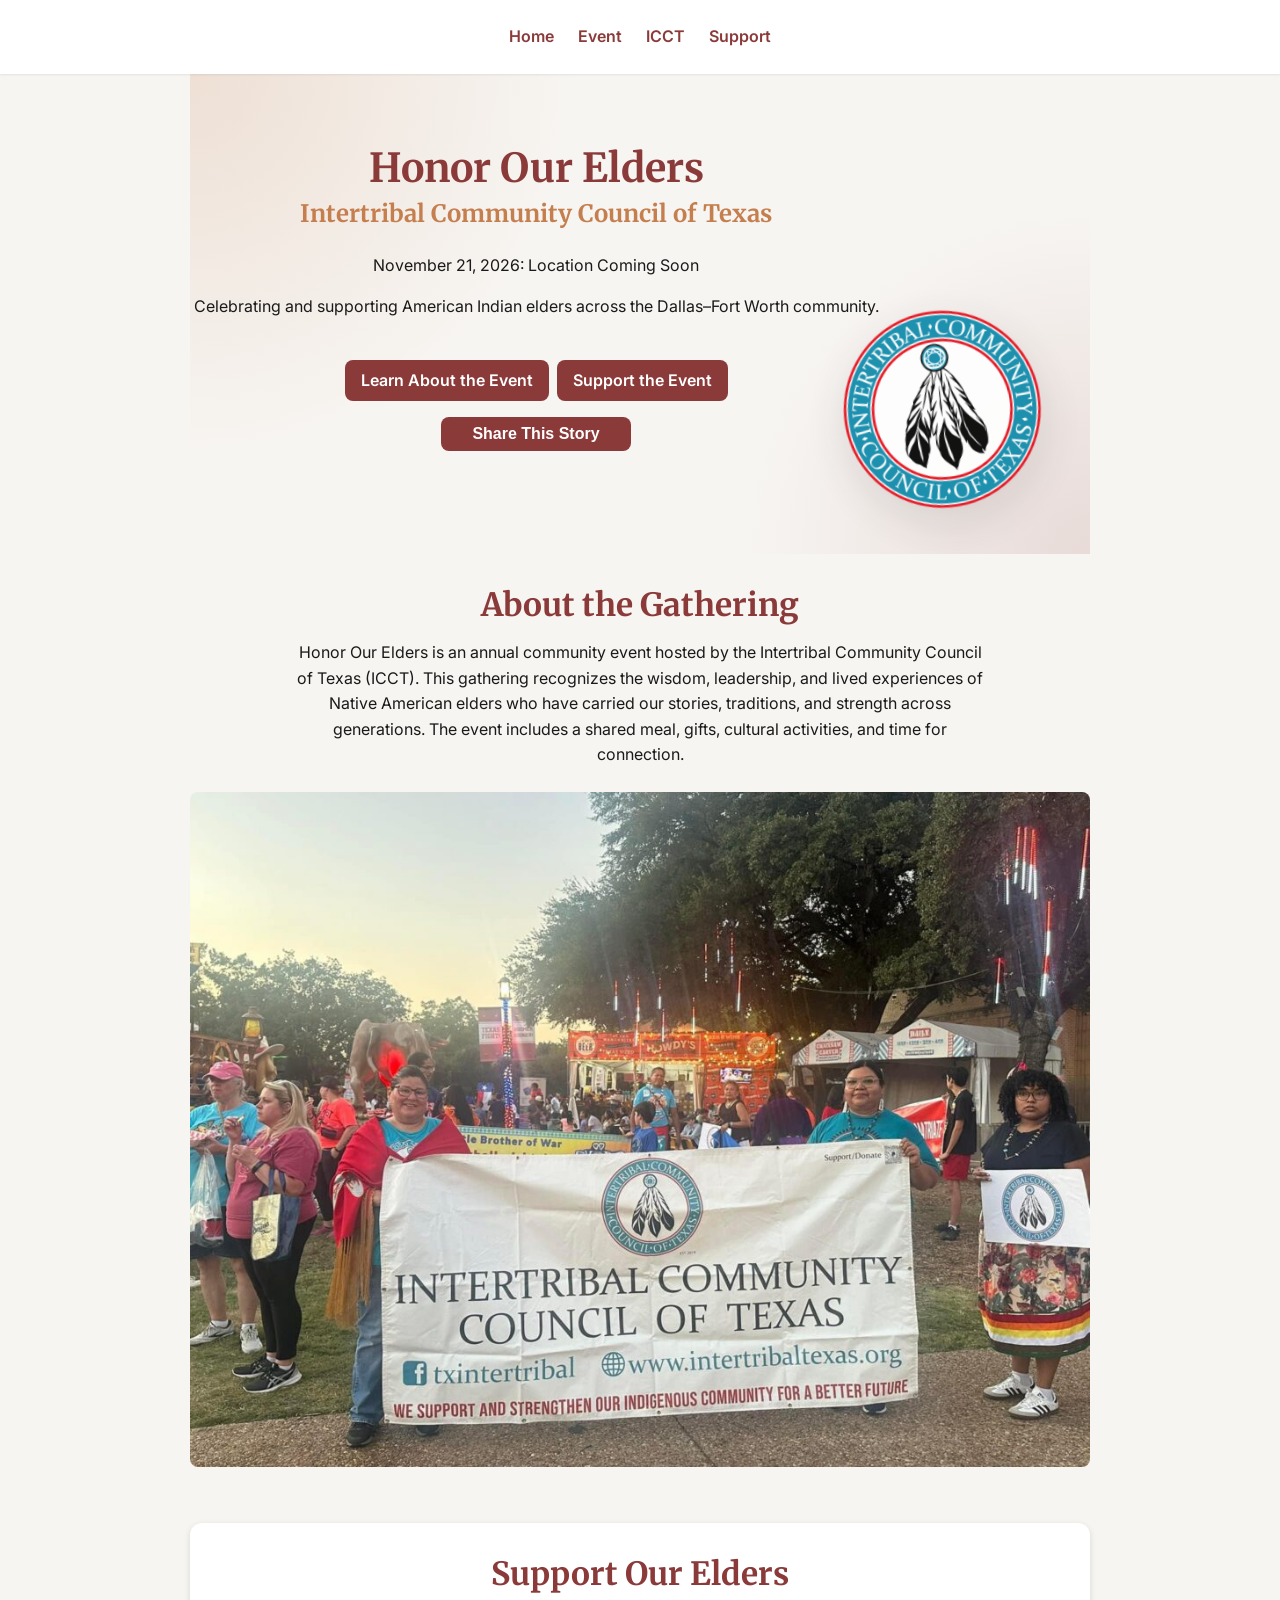
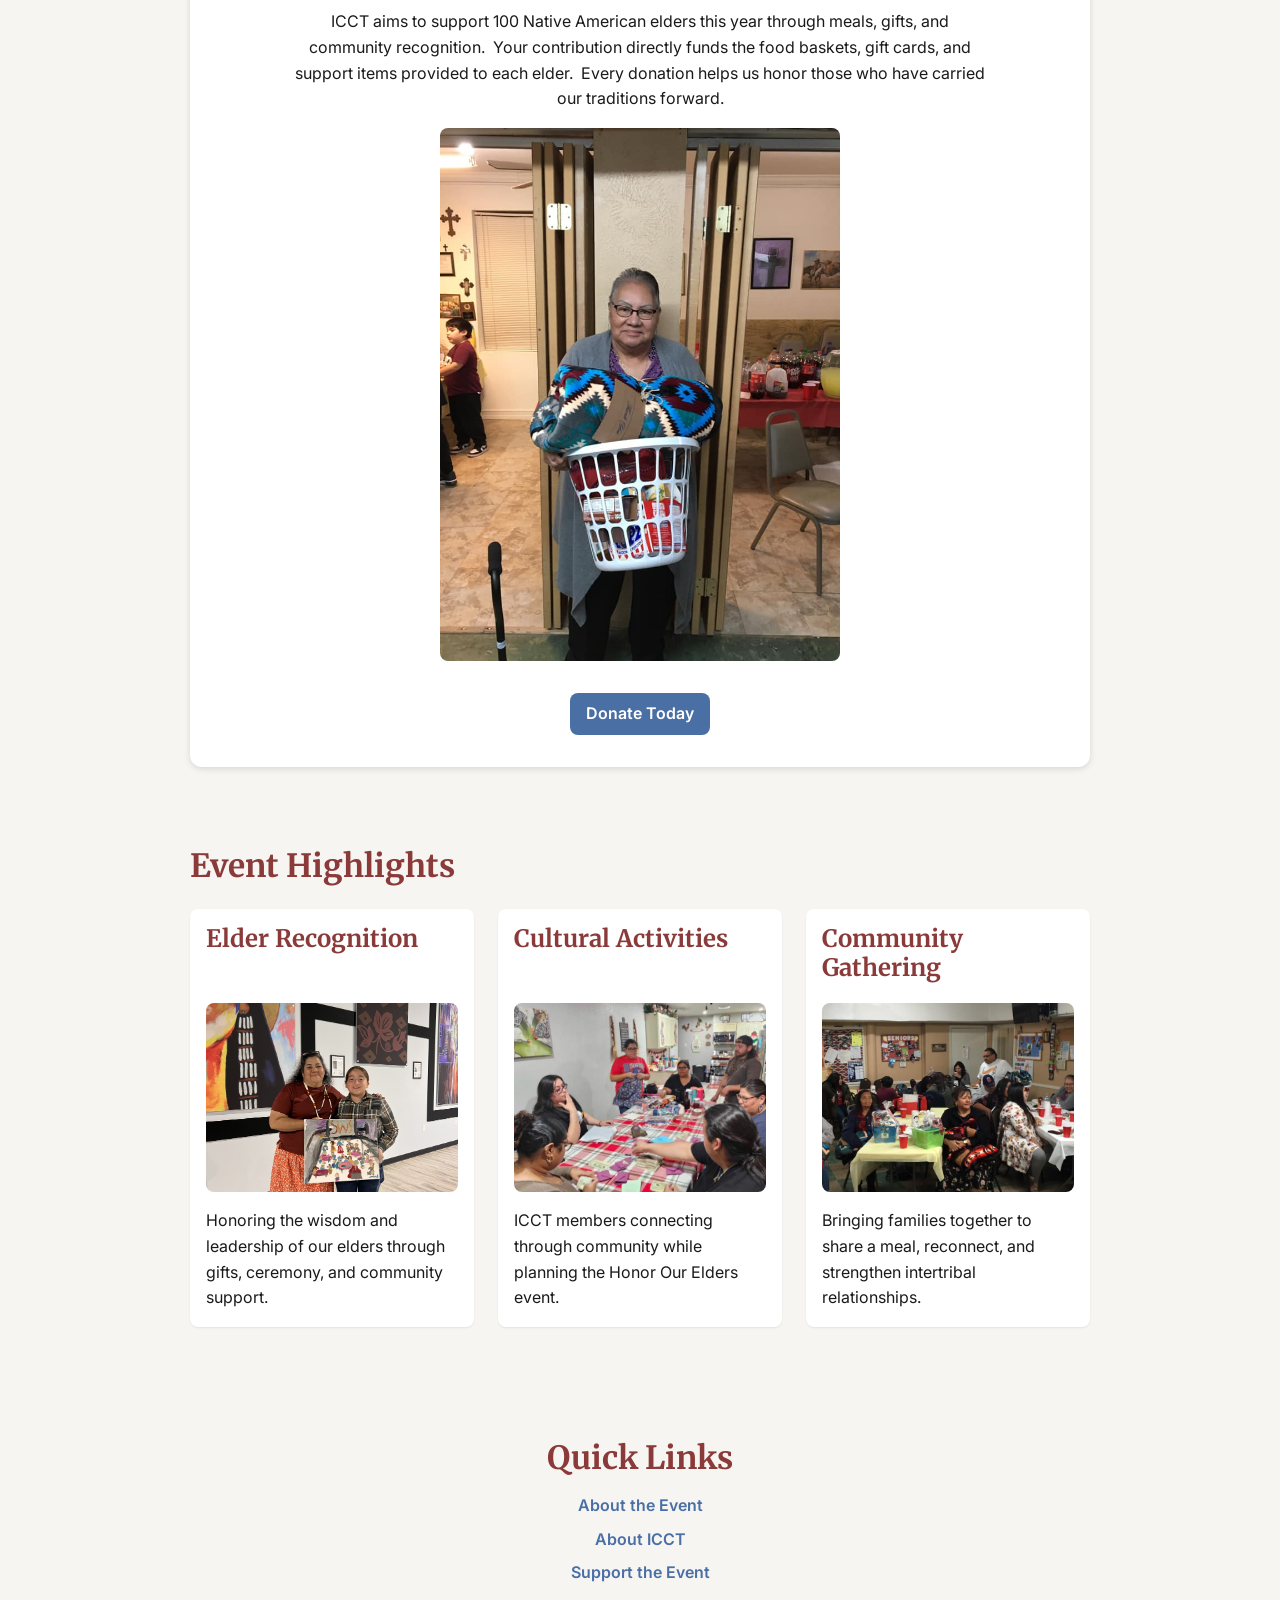
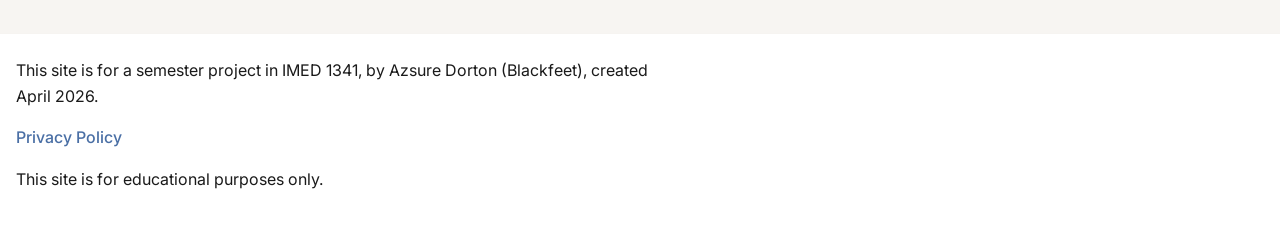
<file: index.html>
<!DOCTYPE html>
<html lang="en">
<head>
    <meta charset="UTF-8">
    <meta name="viewport" content="width=device-width, initial-scale=1.0">
    <title>Home Page</title>
    <link rel="icon" type="image/png" href="LOGO.png">
    <link rel="preconnect" href="https://fonts.googleapis.com">
    <link rel="preconnect" href="https://fonts.gstatic.com" crossorigin>
    <link href="https://fonts.googleapis.com/css2?family=Inter:wght@400;500;600;700&family=Merriweather:wght@400;700&display=swap" rel="stylesheet">
    <link rel="stylesheet" href="CSS/base.css">
    <link rel="stylesheet" href="CSS/site.css">
    <script src="JS/site.js" defer></script>
</head>
<body>
    <header>
        <nav>
            <!-- Home | Event | ICCT | Support -->
            <ul>
                <li><a href="index.html">Home</a></li>
                <li><a href="event.html">Event</a></li>
                <li><a href="about.html">ICCT</a></li>
                <li><a href="https://intertribaltexas.org/donate-to-icct/" target="_blank" rel="noopener noreferrer">Support</a></li>
            </ul>
        </nav>
    </header>
    <main>
        <section id="hero">
            <!-- event name, host, date, CTA -->
            <h1>Honor Our Elders</h1>
            <h2>Intertribal Community Council of Texas</h2>
            <p>November 21, 2026: Location Coming Soon</p>
            <p>Celebrating and supporting American Indian elders across the Dallas–Fort Worth community.</p>
            <div class="hero-ctas">
                <a href="event.html">Learn About the Event</a>
                <a href="https://intertribaltexas.org/donate-to-icct/" target="_blank" rel="noopener noreferrer">Support the Event</a>
            </div>
            <div class="share-story">
                <button type="button" id="share-story-button">Share This Story</button>
                <p id="share-story-status" class="share-status" aria-live="polite"></p>
            </div>
            <!-- hero image -->
            <img class="hero-logo" src="LOGO.png" alt="Intertribal Community Council of Texas logo.">
        </section>

        <section id="event-overview">
            <!-- short paragraph about the event -->
            <h2>About the Gathering</h2>
            <p>Honor Our Elders is an annual community event hosted by the Intertribal Community Council of Texas (ICCT). 
                This gathering recognizes the wisdom, leadership, and lived experiences of Native American elders who have 
                carried our stories, traditions, and strength across generations. The event includes a shared meal, gifts, 
                cultural activities, and time for connection. 
            </p>

            <img src="Photos/ICCT%20banner.jpeg" alt="ICCT members holding the Intertribal Community Council of Texas banner at a community event.">
            </section>                
        <section id="fundraising-highlight">
            <!-- donation CTA Block -->
            <h2>Support Our Elders</h2>
            <p>ICCT aims to support 100 Native American elders this year through meals, gifts, and community recognition. 
                 Your contribution directly funds the food baskets, gift cards, and support items provided to each elder. 
                 Every donation helps us honor those who have carried our traditions forward.</p>

            <!-- Image placeholder -->
            <img src="Photos/Elder%20gifts.jpg" alt="Presenting gifts to an American Indian elder.">
            <a id="support" href="https://intertribaltexas.org/donate-to-icct/" target="_blank" rel="noopener noreferrer">Donate Today</a>
            <!-- modal placeholder -->
            <div id="donation-modal" class="modal" hidden>
                <div class="modal-content">
                    <h3>Where Your Donation Goes</h3>
                    <p>Your contribution directly supports American Indian elders in the Dallas–Fort Worth community. 
                        Donations help provide shared meals, gift cards, food baskets, and essential items that are distributed 
                        during the Honor Our Elders gathering. Each gift ensures that elders feel valued, supported, and honored 
                        for the wisdom and leadership they have shared across generations.
                    </p>
                    <p>ICCT is a 501(c)(3) nonprofit organization, and every tax-deductible donation goes toward community programming, 
                        cultural events, and elder support services. Thank you for helping us uplift and care for the elders 
                        who continue to guide our community.
                    </p>
                </div>
            </div>
        </section>
        <section id="event-highlights">
            <!-- 3-4 cards. -->
            <h2>Event Highlights</h2>

            <div class="card-container">
                <article class="card">
                    <h3>Elder Recognition</h3>
                    <img src="Photos/Indigenous%20youth%20with%20painting%20of%20elders.jpg" alt="Indigenous youth presenting a painting of elders.">
                    <p>Honoring the wisdom and leadership of our elders through gifts, ceremony, and community support.</p>
                </article>

                <article class="card">
                    <h3>Cultural Activities</h3>
                    <img src="Photos/Planning%20the%20event.jpg" alt="ICCT community members planning Honor Our Elders event.">
                    <p>ICCT members connecting through community while planning the Honor Our Elders event.</p>
                </article>

                <article class="card">
                    <h3>Community Gathering</h3>
                    <img src="Photos/seniors.jpg" alt="American Indian elders gathered beneath a sign labeled ‘Seniors’ at an ICCT event.">
                    <p>Bringing families together to share a meal, reconnect, and strengthen intertribal relationships.</p>
                </article>

            </div>
        </section>
        <section id="quick-links">
            <!-- internal links -->
            <h2>Quick Links</h2>
            <ul>
                <li><a href="event.html">About the Event</a></li>
                <li><a href="about.html">About ICCT</a></li>
                <li><a href="https://intertribaltexas.org/donate-to-icct/" target="_blank" rel="noopener noreferrer">Support the Event</a></li>
            </ul>
        </section>
    </main>
    <footer>
        <p>This site is for a semester project in IMED 1341, by Azsure Dorton (Blackfeet), created April 2026.</p>
        <p><a href="privacy.html">Privacy Policy</a></p>
        <p>This site is for educational purposes only.</p>
    </footer>
</body>
</html>
</file>
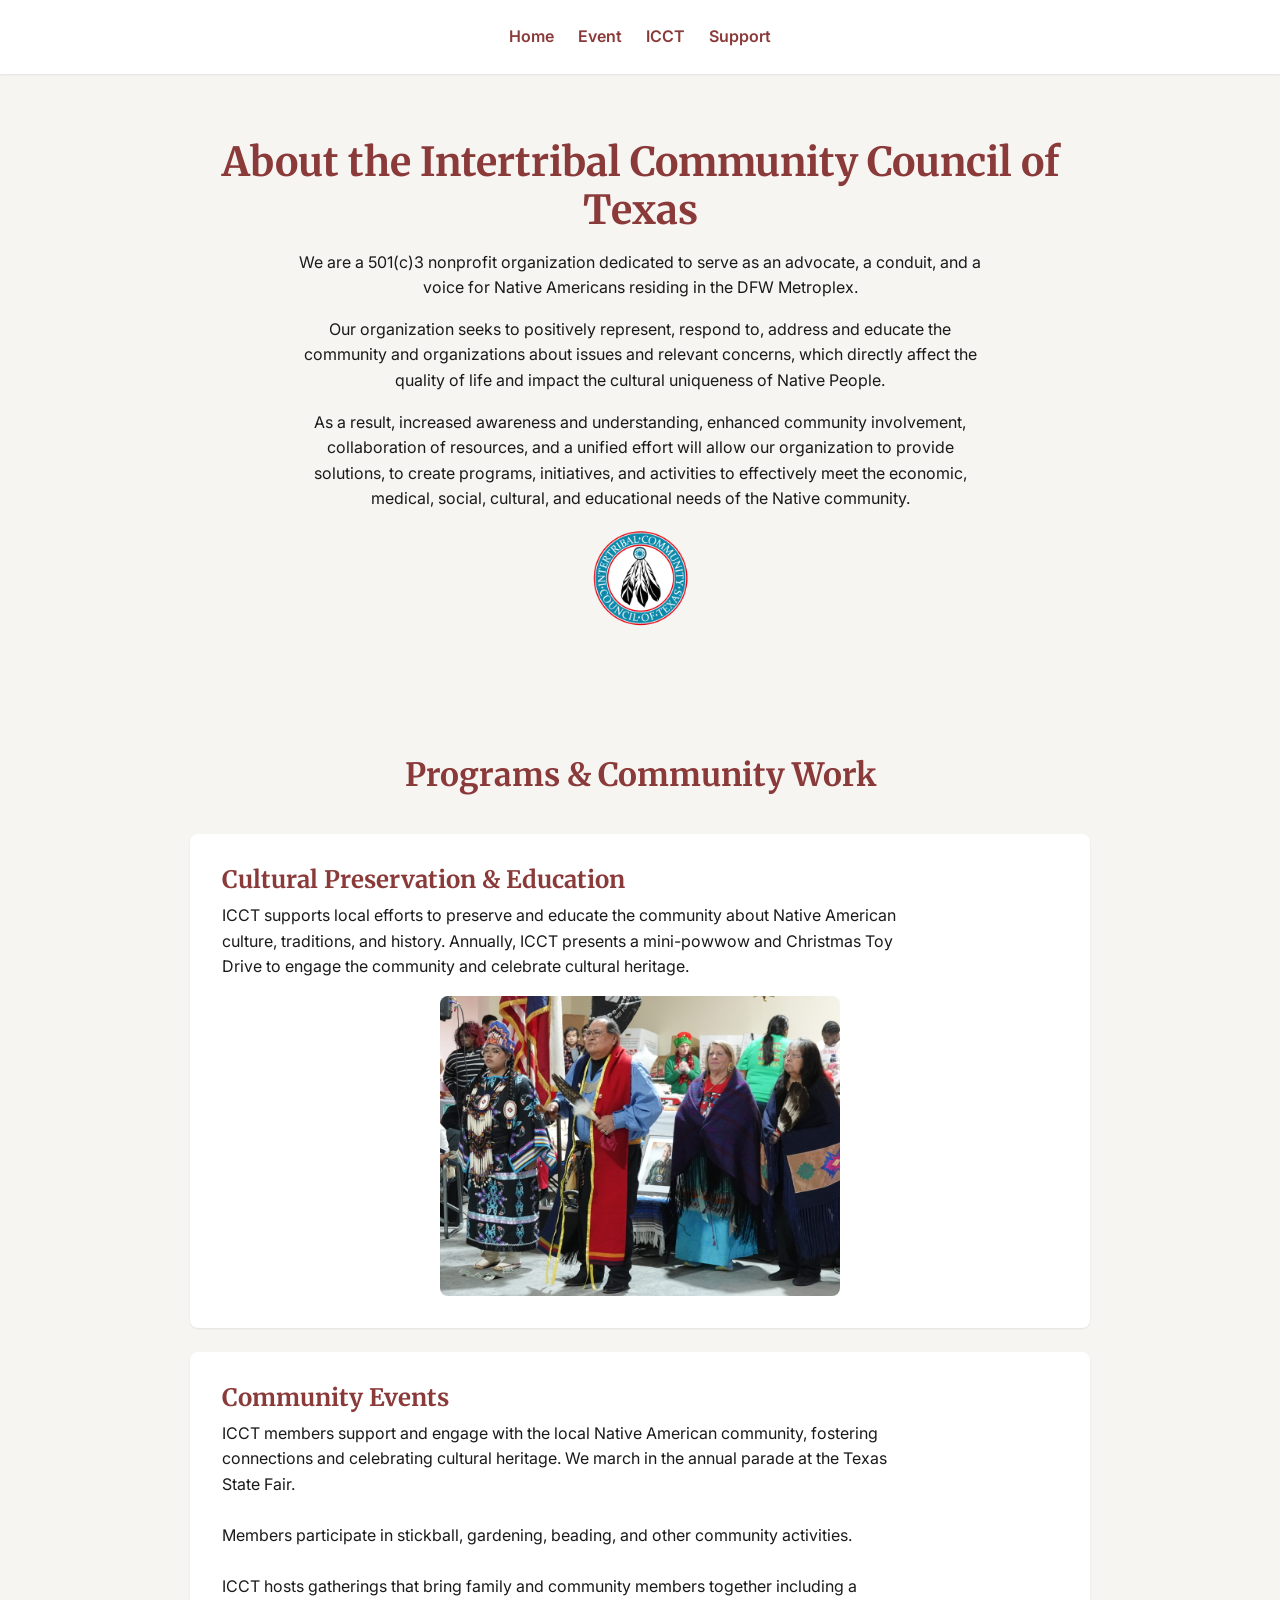
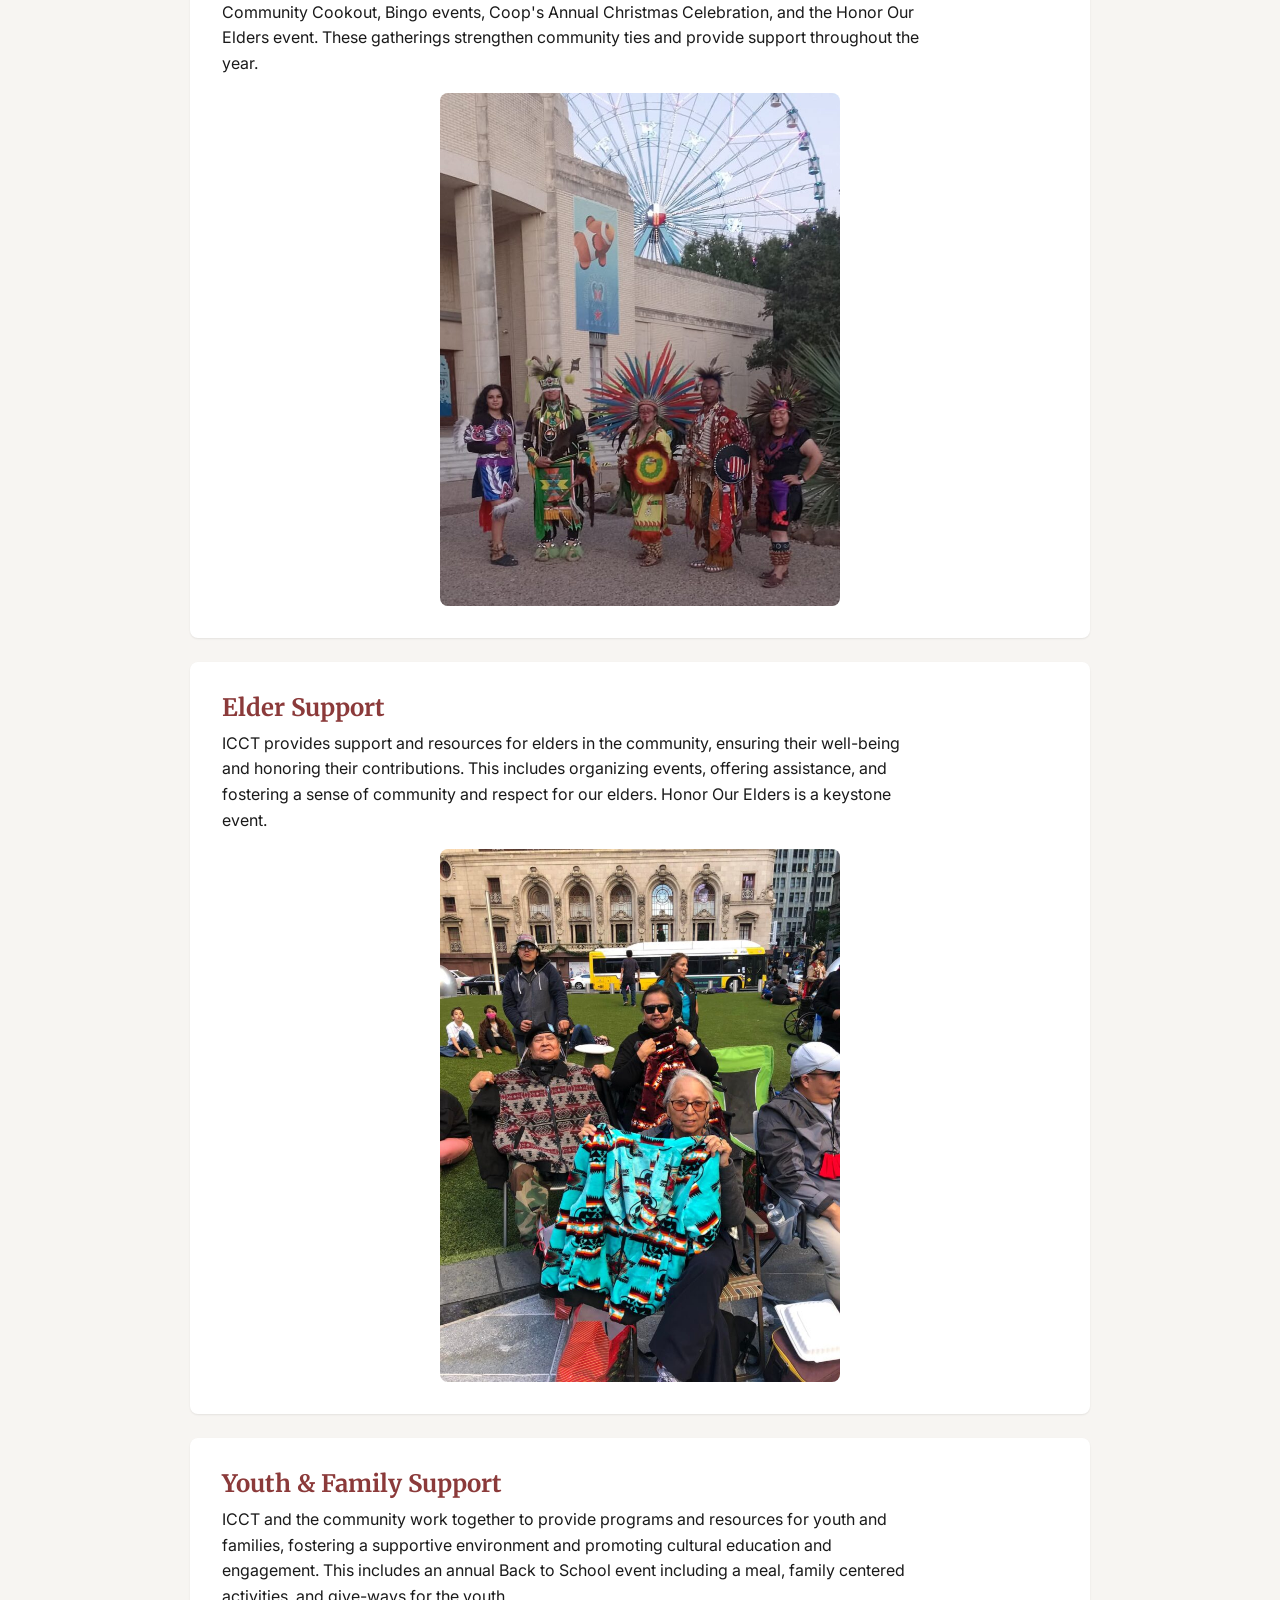
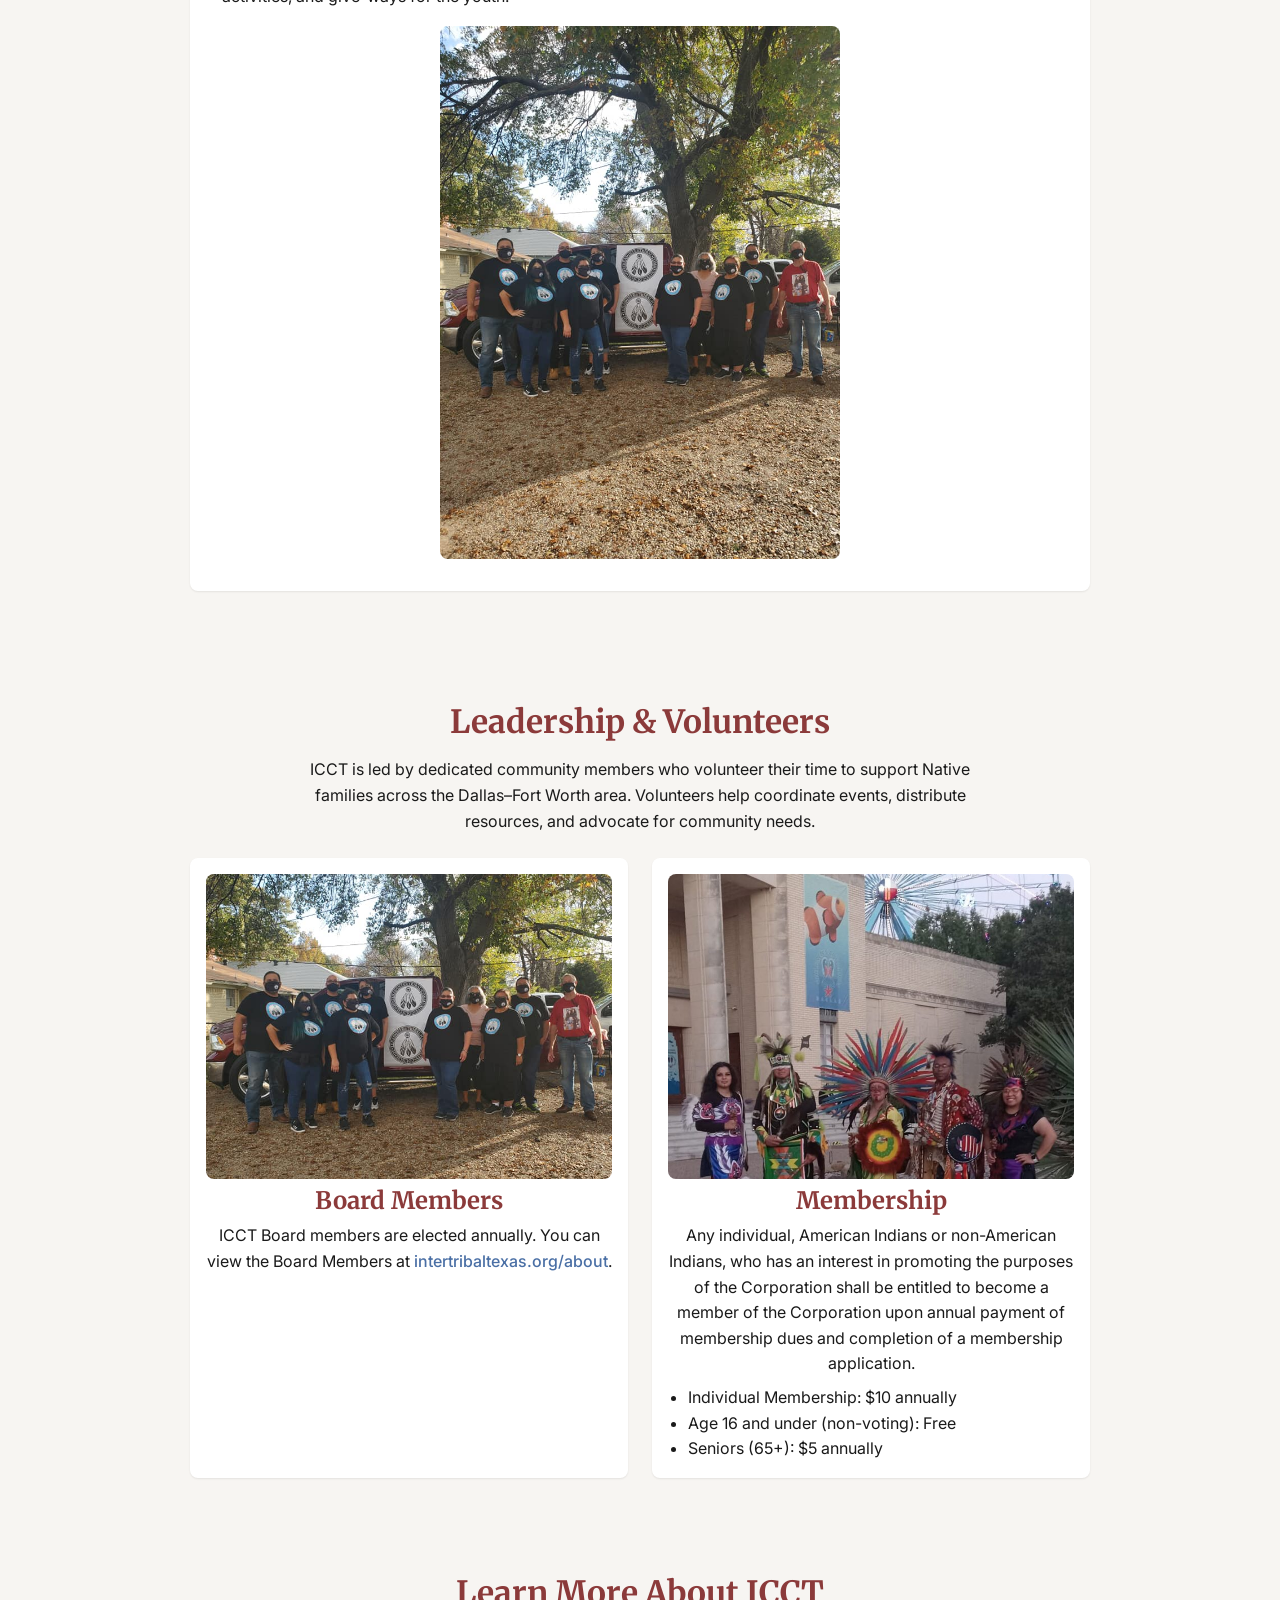
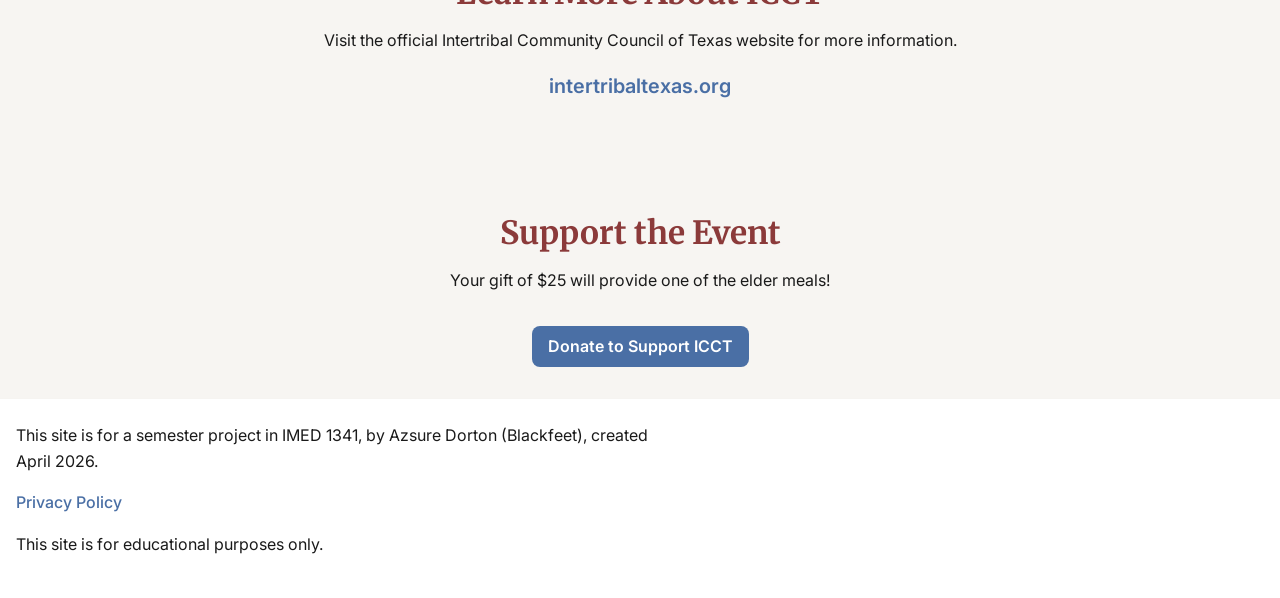
<file: about.html>
<!DOCTYPE html>
<html lang="en">
<head>
    <meta charset="UTF-8">
    <meta name="viewport" content="width=device-width, initial-scale=1.0">
    <title>About ICCT</title>
    <link rel="icon" type="image/png" href="LOGO.png">
    <link rel="preconnect" href="https://fonts.googleapis.com">
    <link rel="preconnect" href="https://fonts.gstatic.com" crossorigin>
    <link href="https://fonts.googleapis.com/css2?family=Inter:wght@400;500;600;700&family=Merriweather:wght@400;700&display=swap" rel="stylesheet">
    <link rel="stylesheet" href="CSS/base.css">
    <link rel="stylesheet" href="CSS/site.css">
</head>
<body>
    <header>
        <nav>
            <!-- Home | Event | ICCT | Support -->
            <ul>
                <li><a href="index.html">Home</a></li>
                <li><a href="event.html">Event</a></li>
                <li><a href="about.html">ICCT</a></li>
                <li><a href="https://intertribaltexas.org/donate-to-icct/" target="_blank" rel="noopener noreferrer">Support</a></li>
            </ul>
        </nav>
    </header>
    <main>
        <section id="mission" class="fade-in">
            <!-- ICCT mission statement -->
            <h1>About the Intertribal Community Council of Texas</h1>
            <p>We are a 501(c)3 nonprofit organization dedicated to serve as an advocate, a conduit, and a voice for Native Americans residing in the DFW Metroplex. <br> </p>

            <p>Our organization seeks to positively represent, respond to, address and educate the community and organizations about issues and relevant concerns, which directly affect the quality of life and impact the cultural uniqueness of Native People.<br></p>

            <p>As a result, increased awareness and understanding, enhanced community involvement, collaboration of resources, and a unified effort will allow our organization to provide solutions, to create programs, initiatives, and activities to effectively meet the economic, medical, social, cultural, and educational needs of the Native community.</p>

            <img src="LOGO.png" alt="Intertribal Community Council of Texas logo.">
        </section>

        <section id="programs" class="fade-in">
            <!-- brief history of ICCT -->
            <h2>Programs & Community Work</h2>

            <article>
                <h3>Cultural Preservation & Education</h3>
                <p>ICCT supports local efforts to preserve and educate the community about Native American culture, traditions, and history. Annually, ICCT presents a mini-powwow and Christmas Toy Drive to engage the community and celebrate cultural heritage.</p>
                <img src="Photos/powwow.jpg" alt="Powwow dancers performing in traditional regalia at a community event.">
            </article>

            <article>
                <h3>Community Events</h3>
                <p>ICCT members support and engage with the local Native American community, fostering connections and celebrating cultural heritage. We march in the annual parade at the Texas State Fair. <br><br>
                Members participate in stickball, gardening, beading, and other community activities.<br><br>
                ICCT hosts gatherings that bring family and community members together including a Community Cookout, Bingo events, Coop's Annual Christmas Celebration, and the Honor Our Elders event. These gatherings strengthen community ties and provide support throughout the year.</p>
                <img src="Photos/regalia.jpg" alt="ICCT community members wearing traditional regalia during a cultural celebration.">
            </article>

            <article>
                <h3>Elder Support</h3>
                <p>ICCT provides support and resources for elders in the community, ensuring their well-being and honoring their contributions. This includes organizing events, offering assistance, and fostering a sense of community and respect for our elders. Honor Our Elders is a keystone event.</p>
                <img src="Photos/blankers.jpg" alt="ICCT volunteer presenting gifts to an American Indian elder.">
            </article>

            <article>
                <h3>Youth & Family Support</h3>
                <p>ICCT and the community work together to provide programs and resources for youth and families, fostering a supportive environment and promoting cultural education and engagement. This includes an annual Back to School event including a meal, family centered activities, and give-ways for the youth.</p>
                <img src="Photos/volutneers.jpg" alt="ICCT members holding the Intertribal Community Council of Texas banner at a community event.">
            </article>

        </section>
        <section id="leadership" class="fade-in">
            <!-- ICCT leadership -->
            <h2>Leadership & Volunteers</h2>
            <p>ICCT is led by dedicated community members who volunteer their time to support Native families across the Dallas–Fort Worth area. Volunteers help coordinate events, distribute resources, and advocate for community needs.</p>

            <div class="card-container">

                <article class="card">
                    <img src="Photos/volutneers.jpg" alt="ICCT volunteers wearing matching shirts while assisting at a community event.">
                    <h3>Board Members</h3>
                    <p>ICCT Board members are elected annually. You can view the Board Members at <a href="https://intertribaltexas.org/about/" target="_blank" rel="noopener noreferrer">intertribaltexas.org/about</a>.</p> 
                </article>

                <article class="card">
                    <img src="Photos/regalia.jpg" alt="ICCT community members wearing traditional regalia during a cultural celebration.">
                    <h3>Membership</h3>
                    <p>Any individual, American Indians or non-American Indians, who has an interest in promoting the purposes of the Corporation shall be entitled to become a member of the Corporation upon annual payment of membership dues and completion of a membership application. <br>  </p>
                    <ul>
                        <li>Individual Membership: $10 annually</li>
                        <li>Age 16 and under (non-voting): Free</li>
                        <li>Seniors (65+): $5 annually</li>
                    </ul>
              
                </article>

            </div>
        </section>

        <section id="external-link" class="fade-in">
            <!-- link to intertribaltexas.org -->
            <h2>Learn More About ICCT</h2>
            <p>Visit the official Intertribal Community Council of Texas website for more information.</p>
            <a href="https://intertribaltexas.org/" target="_blank" rel="noopener noreferrer">intertribaltexas.org</a>
        </section>

        <section id="support-cta" class="fade-in">
            <!-- donation reminder -->
            <h2>Support the Event</h2>
            <p>Your gift of $25 will provide one of the elder meals!</p>
            <a href="https://intertribaltexas.org/donate-to-icct/" target="_blank" rel="noopener noreferrer">Donate to Support ICCT</a>
        </section>
        
    </main>
    <footer>
        <p>This site is for a semester project in IMED 1341, by Azsure Dorton (Blackfeet), created April 2026.</p>
        <p><a href="privacy.html">Privacy Policy</a></p>
        <p>This site is for educational purposes only.</p>
    </footer>
</body>
</html>
</file>
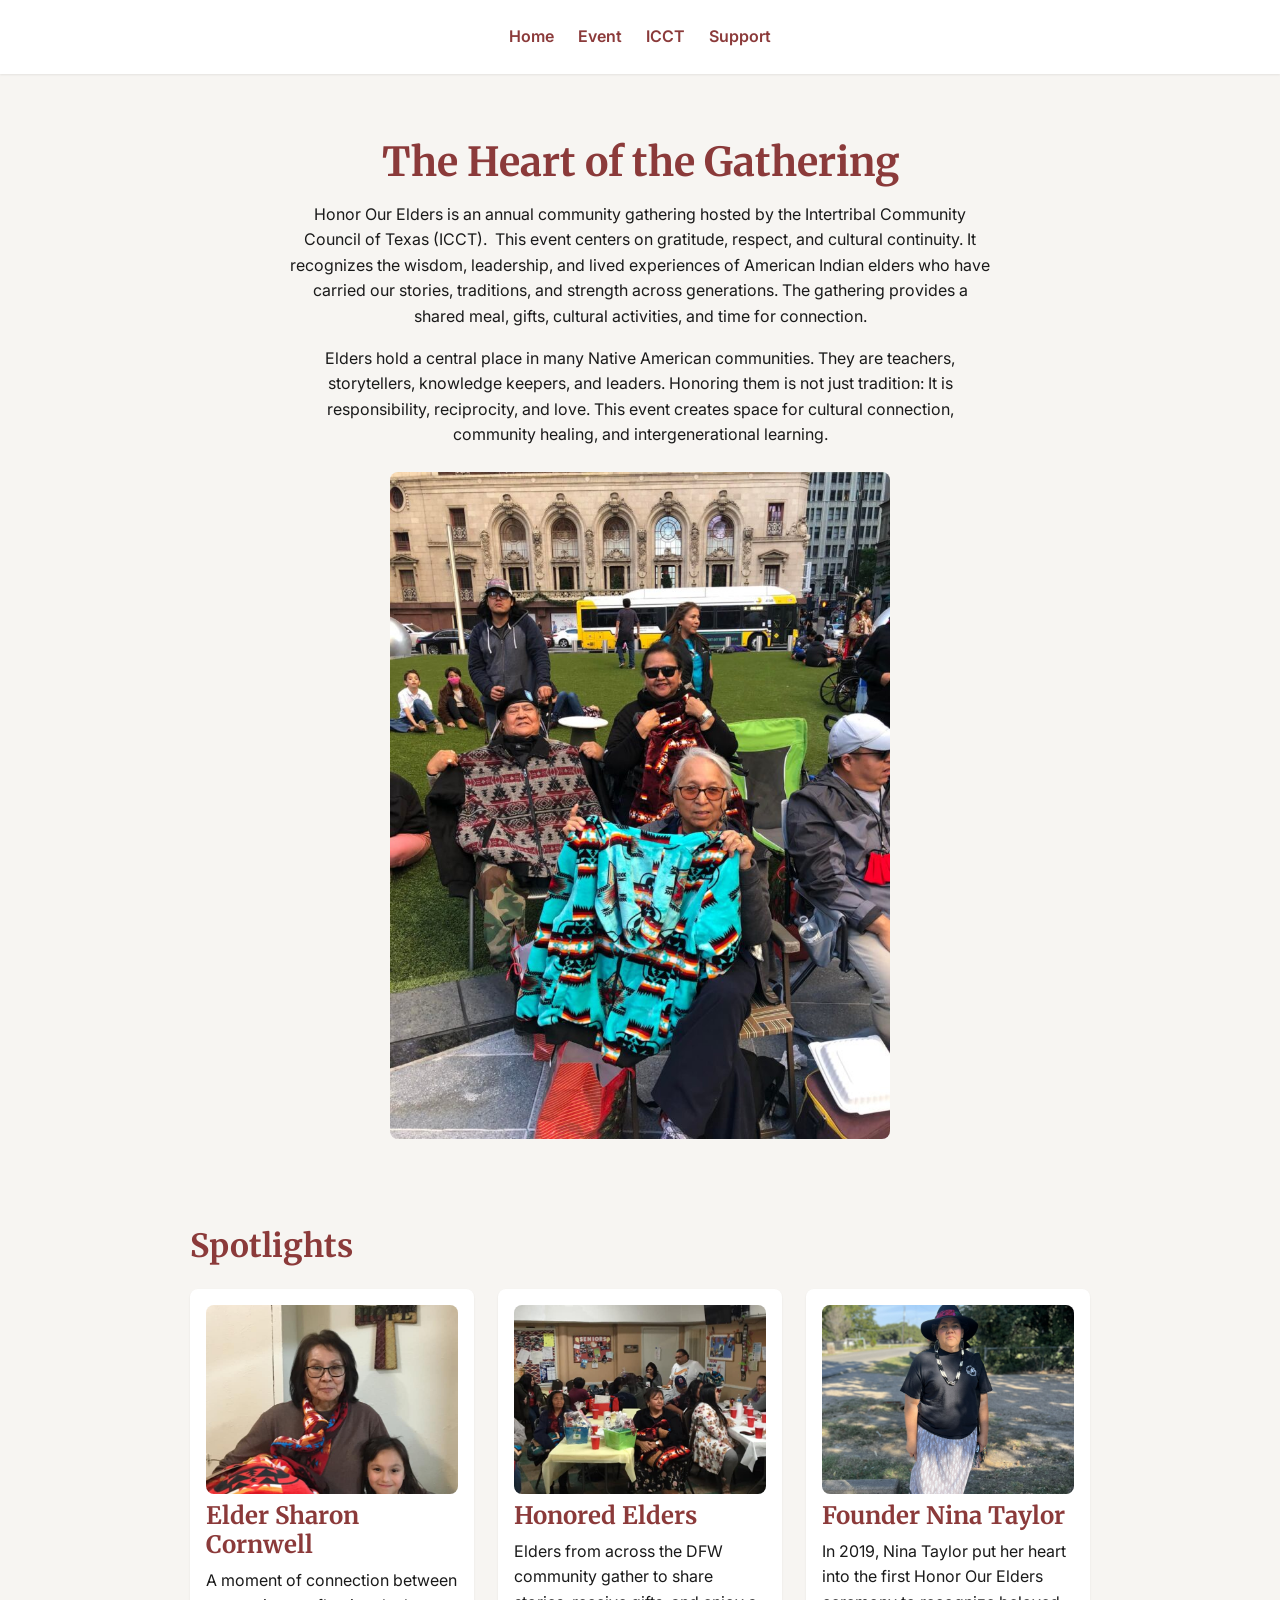
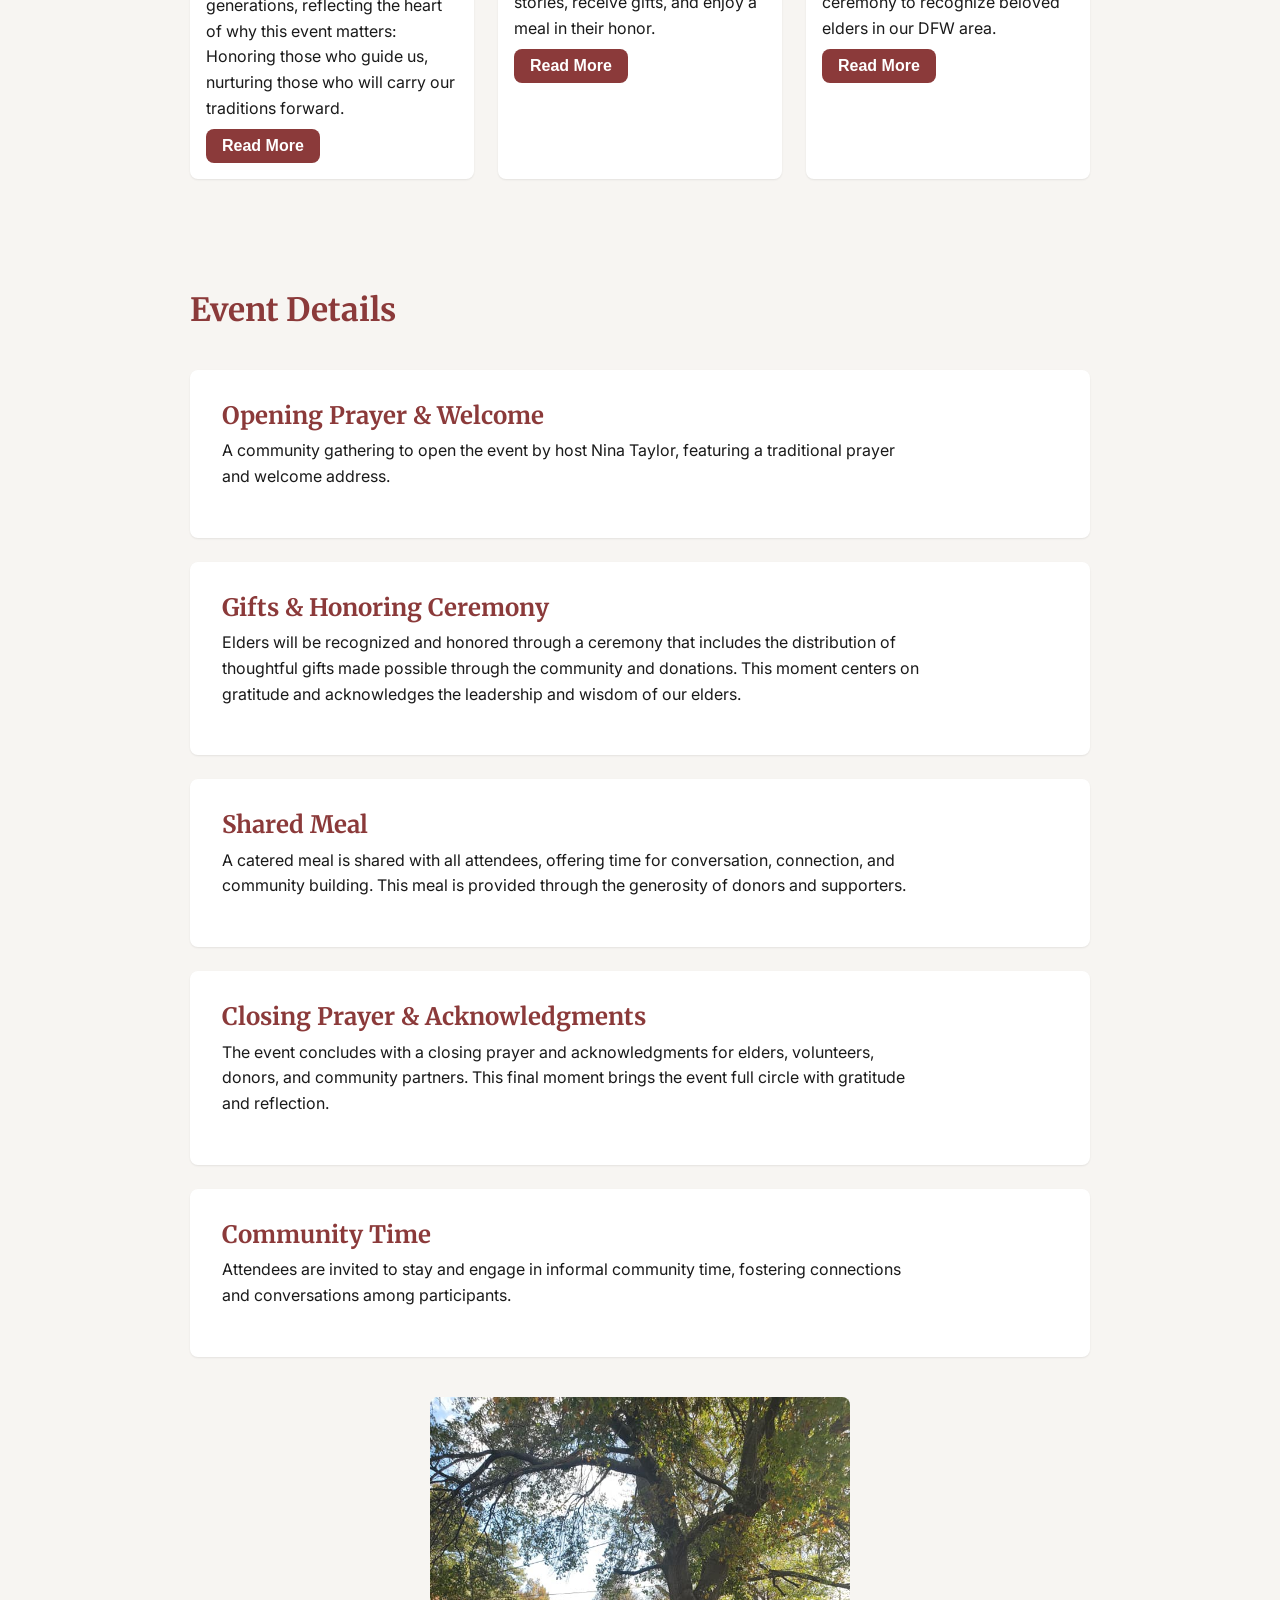
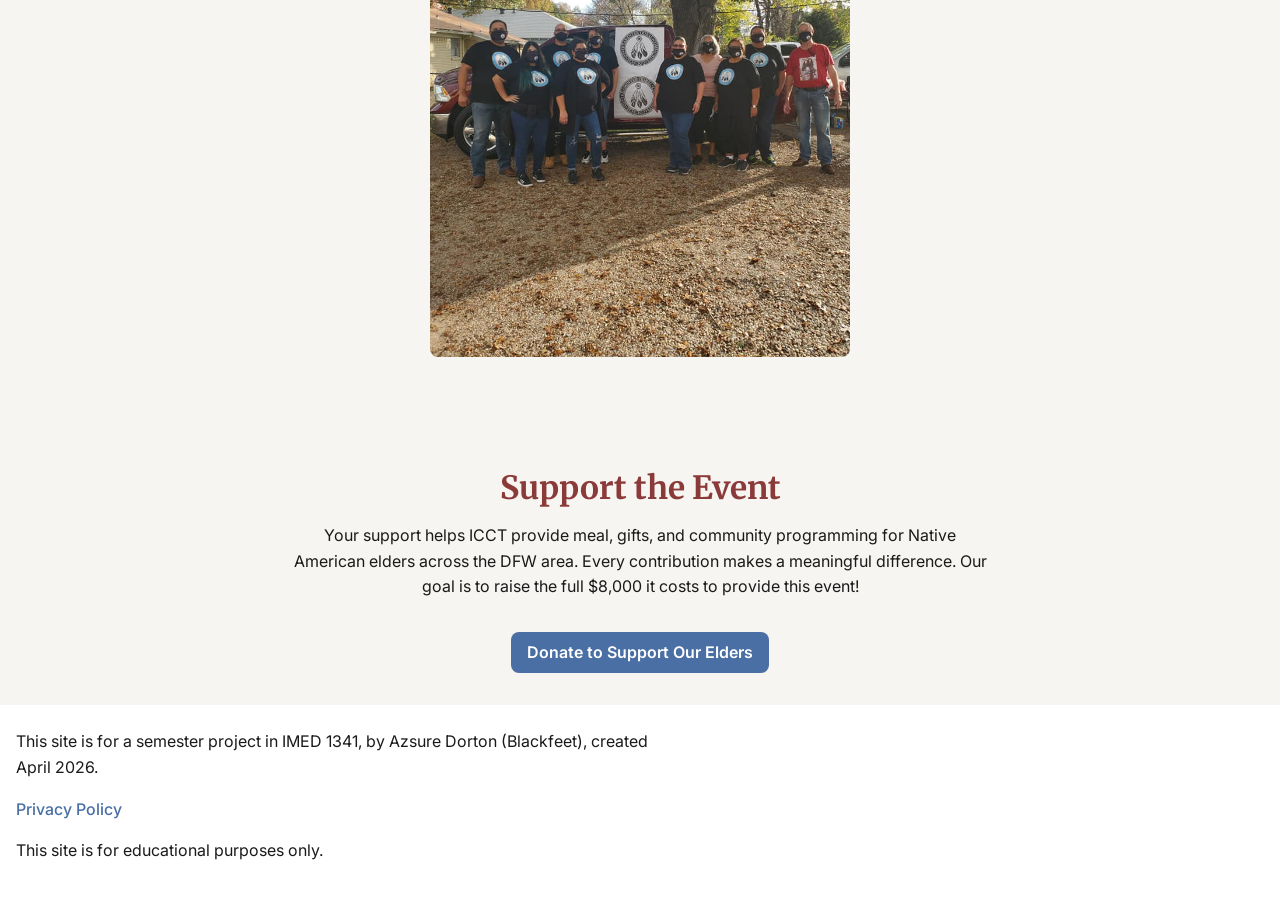
<file: event.html>
<!DOCTYPE html>
<html lang="en">
<head>
    <meta charset="UTF-8">
    <meta name="viewport" content="width=device-width, initial-scale=1.0">
    <title>Event Page | The Heart of the Gathering</title>
    <link rel="icon" type="image/png" href="LOGO.png">
    <link rel="preconnect" href="https://fonts.googleapis.com">
    <link rel="preconnect" href="https://fonts.gstatic.com" crossorigin>
    <link href="https://fonts.googleapis.com/css2?family=Inter:wght@400;500;600;700&family=Merriweather:wght@400;700&display=swap" rel="stylesheet">
    <link rel="stylesheet" href="CSS/base.css">
    <link rel="stylesheet" href="CSS/site.css">
    <script src="JS/site.js" defer></script>
</head>
<body>
    <header>
        <nav>
            <!-- Home | Event | ICCT | Support -->
            <ul>
                <li><a href="index.html">Home</a></li>
                <li><a href="event.html">Event</a></li>
                <li><a href="about.html">ICCT</a></li>
                <li><a href="https://intertribaltexas.org/donate-to-icct/" target="_blank" rel="noopener noreferrer">Support</a></li>
            </ul>
        </nav>
    </header>
    <main>
        <section id="event-story" class="fade-in">
            <!-- cultural significance of the event -->
            <h1>The Heart of the Gathering</h1>
            <p>Honor Our Elders is an annual community gathering hosted by the Intertribal Community Council of Texas (ICCT). 
                 This event centers on gratitude, respect, and cultural continuity. It recognizes the wisdom, leadership, and lived experiences of American Indian elders who have carried our stories, traditions, and strength across generations. The gathering provides a shared meal, gifts, cultural activities, and time for connection.</p>
            <p> Elders hold a central place in many Native American communities. They are teachers, storytellers, knowledge keepers, and leaders. Honoring them is not just tradition: It is responsibility, reciprocity, and love. This event creates space for cultural connection, community healing, and intergenerational learning.</p>

            <img src="Photos/blankers.jpg" alt="American Indian elders wrapped in blankets during an ICCT community event.">
            
        </section>

        <section id="elder-spotlight" class="fade-in">
            <!-- 2-4 cards -->
            <h2>Spotlights</h2>

            <div class="card-container">

                <article class="card">
                    <img src="Photos/elder.jpg" alt="American Indian elder wrapped in blanket during ICCT community event.">
                    <h3>Elder Sharon Cornwell</h3>
                    <p>A moment of connection between generations, reflecting the heart of why this event matters: Honoring those who guide us, nurturing those who will carry our traditions forward. </p>
                    <!-- modal trigger -->
                    <button type="button" data-modal-target="elder-modal-sharon">Read More</button>
                </article>
                <!-- Modal Placeholder -->
                <article class="card">
                    <img src="Photos/seniors.jpg" alt="American Indian elders gathered beneath a sign labeled ‘Seniors’ at an ICCT event.">
                    <h3>Honored Elders</h3>
                    <p>Elders from across the DFW community gather to share stories, receive gifts, and enjoy a meal in their honor.</p>
                    <button type="button" data-modal-target="elder-modal-honored">Read More</button>
                </article>

                <article class="card">
                    <img src="Photos/Nina%20Taylor.jpg" alt="Photo of founder Nina Taylor.">
                    <h3>Founder Nina Taylor</h3>
                    <p>In 2019, Nina Taylor put her heart into the first Honor Our Elders ceremony to recognize beloved elders in our DFW area.</p>
                    <!--modal trigger -->
                    <button type="button" data-modal-target="founder-modal-nina">Read More</button>
                </article>
                <!-- Modal Placeholder -->
            </div>
            <div id="elder-modal-sharon" class="modal" hidden>
                <div class="modal-content">
                    <button type="button" class="modal-close" data-modal-close aria-label="Close modal">&times;</button>
                    <h3>Elder Sharon Cornwell</h3>
                    <p>A grandmother shares guidance and stories with her grandchild. Elders remind us where we came from, and children remind us where we are going. Many Native American traditions teach us to honor seven generations before us and consider the impact of our actions on the seven generations yet to come. This is a simple way to connect to those traditions.</p>
                </div>
            </div>
            <!-- Modal Placeholder -->
            <div id="elder-modal-honored" class="modal" hidden>
                <div class="modal-content">
                    <button type="button" class="modal-close" data-modal-close aria-label="Close modal">&times;</button>
                    <h3>Honored Elders</h3>
                    <p>These elders represent the strength and resilience of the Native American community in the DFW area. Many have preserved culture, support families, and uplift those around them. Honoring them through gifts, meals, and community recognition is a way of expressing gratitude for their leadership and paths they have paved for future generations.</p>
                </div>    
            </div>
            <div id="founder-modal-nina" class="modal" hidden>
                <div class="modal-content">
                    <button type="button" class="modal-close" data-modal-close aria-label="Close modal">&times;</button>
                    <h3>Founder Nina Taylor</h3>
                    <p>Nina is also one of the founding members of ICCT. Her work has become a legacy for Native and Indigenous community members to continue the tradition.</p>
                </div>
            </div>
          
        </section>

        <section id="event-details" class="fade-in">
            <h2>Event Details</h2>

            <article>
                <h3>Opening Prayer & Welcome</h3>
                <p>A community gathering to open the event by host Nina Taylor, featuring a traditional prayer and welcome address.</p>
            </article>

            <article>
                <h3>Gifts & Honoring Ceremony</h3>
                <p>Elders will be recognized and honored through a ceremony that includes the distribution of thoughtful gifts made possible through the community and donations. This moment centers on gratitude and acknowledges the leadership and wisdom of our elders.</p>
            </article>

            <article>
                <h3>Shared Meal</h3>
                <p>A catered meal is shared with all attendees, offering time for conversation, connection, and community building. This meal is provided through the generosity of donors and supporters.</p>
            </article>

            <article>
                <h3>Closing Prayer & Acknowledgments</h3>
                <p>The event concludes with a closing prayer and acknowledgments for elders, volunteers, donors, and community partners. This final moment brings the event full circle with gratitude and reflection. </p>
            </article>

            <article>
                <h3>Community Time</h3>
                <p>Attendees are invited to stay and engage in informal community time, fostering connections and conversations among participants.</p>
            </article>

            <!-- image placeholder -->
            <img src="Photos/volutneers.jpg" alt="ICCT volunteers wearing matching shirts while assisting at a community event.">
    
        </section>

        <section id="support-cta" class="fade-in">
            <!-- donation reminder -->
            <h2>Support the Event</h2>
            <p>Your support helps ICCT provide meal, gifts, and community programming for Native American elders across the DFW area. Every contribution makes a meaningful difference. Our goal is to raise the full $8,000 it costs to provide this event!</p>
            <a href="https://intertribaltexas.org/donate-to-icct/" target="_blank" rel="noopener noreferrer">Donate to Support Our Elders</a>
        </section>
    </main>
    <footer>
        <p>This site is for a semester project in IMED 1341, by Azsure Dorton (Blackfeet), created April 2026.</p>
        <p><a href="privacy.html">Privacy Policy</a></p>
        <p>This site is for educational purposes only.</p>
    </footer>
</body>
</html>
</file>
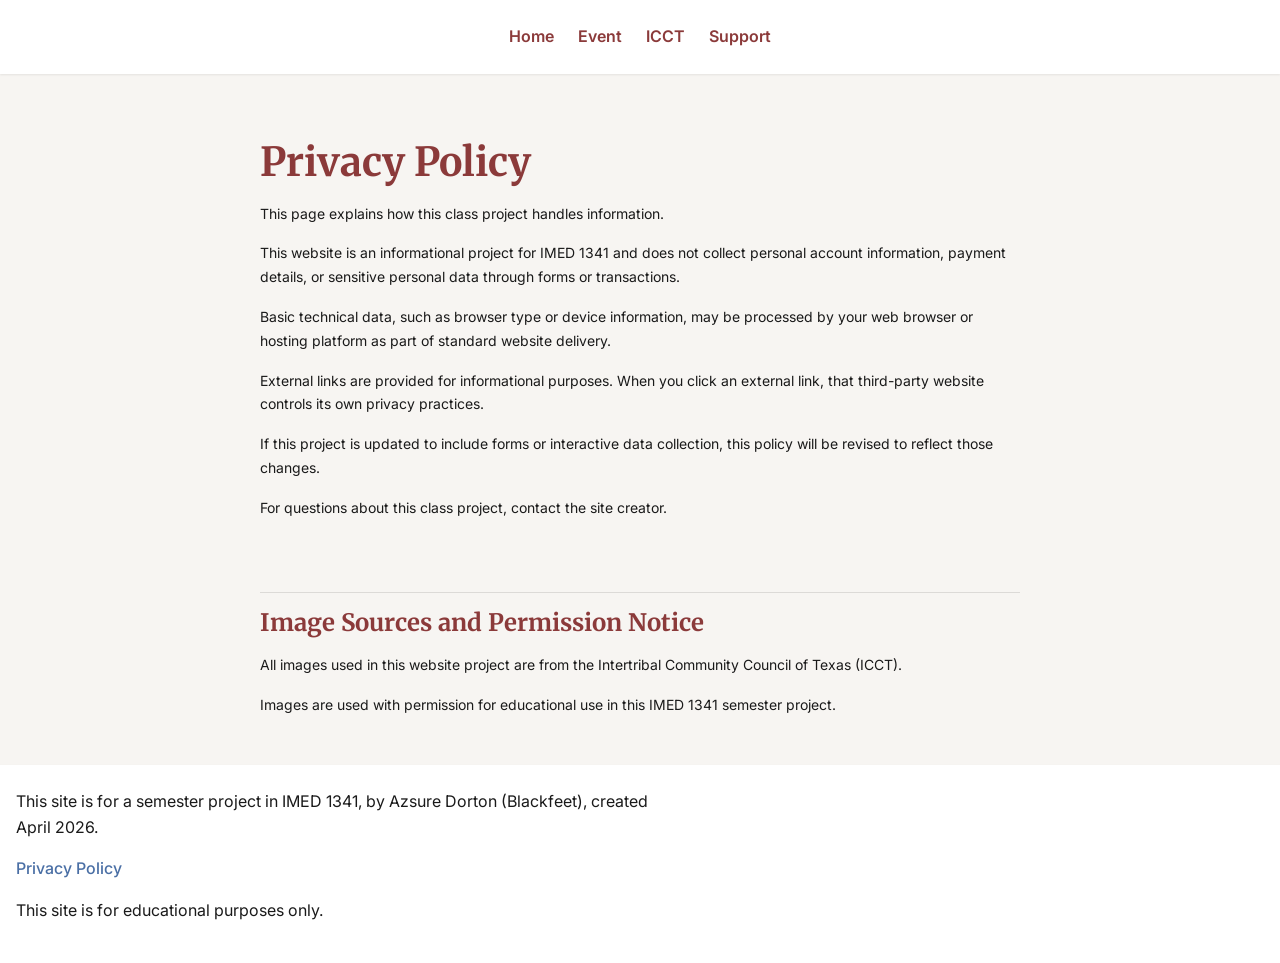
<file: privacy.html>
<!DOCTYPE html>
<html lang="en">
<head>
    <meta charset="UTF-8">
    <meta name="viewport" content="width=device-width, initial-scale=1.0">
    <title>Privacy Policy | IMED 1341 Project</title>
    <link rel="icon" type="image/png" href="LOGO.png">
    <link rel="preconnect" href="https://fonts.googleapis.com">
    <link rel="preconnect" href="https://fonts.gstatic.com" crossorigin>
    <link href="https://fonts.googleapis.com/css2?family=Inter:wght@400;500;600;700&family=Merriweather:wght@400;700&display=swap" rel="stylesheet">
    <link rel="stylesheet" href="CSS/base.css">
    <link rel="stylesheet" href="CSS/site.css">
</head>
<body>
    <header>
        <nav>
            <ul>
                <li><a href="index.html">Home</a></li>
                <li><a href="event.html">Event</a></li>
                <li><a href="about.html">ICCT</a></li>
                <li><a href="https://intertribaltexas.org/donate-to-icct/" target="_blank" rel="noopener noreferrer">Support</a></li>
            </ul>
        </nav>
    </header>

    <main>
        <section id="privacy-policy" class="fade-in">
            <h1>Privacy Policy</h1>
            <p>This page explains how this class project handles information.</p>
            <p>This website is an informational project for IMED 1341 and does not collect personal account information, payment details, or sensitive personal data through forms or transactions.</p>
            <p>Basic technical data, such as browser type or device information, may be processed by your web browser or hosting platform as part of standard website delivery.</p>
            <p>External links are provided for informational purposes. When you click an external link, that third-party website controls its own privacy practices.</p>
            <p>If this project is updated to include forms or interactive data collection, this policy will be revised to reflect those changes.</p>
            <p>For questions about this class project, contact the site creator.</p>
        </section>

        <section id="image-credits" class="fade-in">
            <h2>Image Sources and Permission Notice</h2>
            <p>All images used in this website project are from the Intertribal Community Council of Texas (ICCT).</p>
            <p>Images are used with permission for educational use in this IMED 1341 semester project.</p>
        </section>
    </main>

    <footer>
        <p>This site is for a semester project in IMED 1341, by Azsure Dorton (Blackfeet), created April 2026.</p>
        <p><a href="privacy.html">Privacy Policy</a></p>
        <p>This site is for educational purposes only.</p>
    </footer>
</body>
</html>
</file>
<file: CSS/base.css>
/* CSS Reset (Modern + Minimal) */
*,
*::before,
*::after {
  margin: 0;
  padding: 0;
  box-sizing: border-box;
}

html {
  scroll-behavior: smooth;
}

body {
  font-family: var(--font-body);
  font-size: var(--text-base);
  color: var(--color-neutral-900);
  background-color: var(--color-neutral-100);
  line-height: 1.6;
}

/*  Design Tokens  */
:root {
  /* Colors */
  --color-primary: #8B3A3A;
  --color-secondary: #C57F4F;
  --color-neutral-900: #1A1A1A;
  --color-neutral-100: #F7F5F2;
  --color-accent: #4A6FA5;
  --color-success: #3C7A4C;

  /* Typography Scale */
  --text-xs: 0.75rem;
  --text-sm: 0.875rem;
  --text-base: 1rem;
  --text-lg: 1.25rem;
  --text-xl: 1.5rem;
  --text-2xl: 2rem;
  --text-3xl: 2.5rem;

  /* Fonts */
  --font-heading: "Merriweather", serif;
  --font-body: "Inter", sans-serif;
   /* --font-heading: "Lora", serif;
  --font-body: "Source Sans 3", sans-serif; */
   /* --font-heading: "Alegreya", serif;
  --font-body: "Montserrat", sans-serif; */

  /* Spacing Scale */
  --space-1: 0.25rem;
  --space-2: 0.5rem;
  --space-3: 1rem;
  --space-4: 1.5rem;
  --space-5: 2rem;
  --space-6: 3rem;

  /* Radius */
  --radius-sm: 4px;
  --radius-md: 8px;
  --radius-lg: 12px;

  /* Shadows */
  --shadow-sm: 0 1px 2px rgba(0, 0, 0, 0.08);
  --shadow-md: 0 2px 6px rgba(0, 0, 0, 0.12);
}

/* Typography Defaults  */
h1, h2, h3, h4 {
  font-family: var(--font-heading);
  color: var(--color-primary);
  line-height: 1.2;
  margin-bottom: var(--space-3);
}

h1 {
  font-size: var(--text-3xl);
}

h2 {
  font-size: var(--text-2xl);
}

h3 {
  font-size: var(--text-xl);
}

p {
  margin-bottom: var(--space-3);
  max-width: 70ch;
}

/* Links  */
a {
  color: var(--color-accent);
  text-decoration: none;
  font-weight: 500;
}

a:hover,
a:focus {
  text-decoration: underline;
}

/*  Images  */
img {
  max-width: 100%;
  height: auto;
  display: block;
  border-radius: var(--radius-md);
}

/* Buttons  */
button,
a.button {
  display: inline-block;
  padding: var(--space-2) var(--space-3);
  background-color: var(--color-primary);
  color: white;
  border: none;
  border-radius: var(--radius-md);
  cursor: pointer;
  font-size: var(--text-base);
  font-weight: 600;
  text-align: center;
}

button:hover,
a.button:hover {
  background-color: var(--color-secondary);
}

/* Utility Classes  */
.container {
  width: min(90%, 1200px);
  margin: 0 auto;
}

.text-center {
  text-align: center;
}

.mt-4 {
  margin-top: var(--space-4);
}

.mb-4 {
  margin-bottom: var(--space-4);
}
</file>
<file: CSS/site.css>
/*  Global Layout  */
section {
  padding: var(--space-5) 0;
}

main {
  width: min(92%, 1100px);
  margin: 0 auto;
}

main > section {
  width: 100%;
}

header {
  padding: var(--space-3) 0;
  background-color: white;
  box-shadow: var(--shadow-sm);
}

header {
  position: sticky;
  top: 0;
  z-index: 1000;
  background-color: white;
}

header img {
  max-height: 60px;
}

nav {
  width: min(92%, 1100px);
  margin: 0 auto;
}

nav ul {
  list-style: none;
  display: flex;
  flex-direction: row;
  flex-wrap: wrap;
  justify-content: center;
  gap: var(--space-2);
  padding: 0 var(--space-3);
  align-items: center;
}

nav a {
  font-weight: 600;
  color: var(--color-primary);
}

nav a:hover {
  color: var(--color-secondary);
}

/*  Hero  */
#hero {
  position: relative;
  overflow: hidden;
  text-align: center;
  padding: var(--space-6) var(--space-3);
  background-color: var(--color-neutral-100);
  background-image: radial-gradient(circle at top left, rgba(197, 127, 79, 0.18), transparent 38%), radial-gradient(circle at bottom right, rgba(139, 58, 58, 0.14), transparent 34%);
}

#hero h1 {
  font-size: var(--text-3xl);
  margin-bottom: var(--space-2);
}

#hero h2 {
  font-size: var(--text-xl);
  margin-bottom: var(--space-4);
  color: var(--color-secondary);
}

#hero p {
  margin-left: auto;
  margin-right: auto;
  text-align: center;
}

.hero-logo {
  width: min(42vw, 180px);
  margin: var(--space-5) auto 0;
  filter: drop-shadow(0 14px 24px rgba(26, 26, 26, 0.12));
  opacity: 0.92;
}

.hero-ctas {
  margin-top: var(--space-4);
  display: flex;
  flex-direction: column;
  gap: var(--space-2);
}

.hero-ctas a {
  display: inline-block;
  padding: var(--space-2) var(--space-3);
  background-color: var(--color-primary);
  color: white;
  border-radius: var(--radius-md);
  font-weight: 600;
}

.hero-ctas a:hover {
  background-color: var(--color-secondary);
}

.share-story {
  margin-top: var(--space-3);
}

.share-story button {
  min-width: 190px;
}

.share-status {
  margin: var(--space-2) auto 0;
  font-size: var(--text-sm);
  color: var(--color-primary);
  min-height: 1.5rem;
  text-align: center;
}

/*  Cards  */
.card-container {
  display: grid;
  gap: var(--space-4);
  margin-top: var(--space-4);
}

.card {
  background-color: white;
  padding: var(--space-3);
  border-radius: var(--radius-md);
  box-shadow: var(--shadow-sm);
  transition: transform 0.2s ease, box-shadow 0.2s ease;
  height: 100%;
}

.card:hover {
  transform: translateY(-4px);
  box-shadow: var(--shadow-md);
}

.card img {
  width: 100%;
  aspect-ratio: 4 / 3;
  object-fit: cover;
  margin-bottom: var(--space-2);
}

.card h3 {
  margin-bottom: var(--space-2);
}

.card p {
  margin-bottom: 0;
}

/*  Buttons and Interactive */
button,
.button,
.hero-ctas a {
  display: inline-block;
  padding: var(--space-2) var(--space-3);
  background-color: var(--color-primary);
  color: white;
  border: none;
  border-radius: var(--radius-md);
  cursor: pointer;
  font-size: var(--text-base);
  font-weight: 600;
  text-align: center;
  transition: background-color 0.2s ease;
}

button:hover,
.button:hover,
.hero-ctas a:hover {
  background-color: var(--color-secondary);
}

details {
  background-color: white;
  border-radius: var(--radius-md);
  box-shadow: var(--shadow-sm);
  padding: var(--space-2) var(--space-3);
  margin-bottom: var(--space-3);
}

summary {
  cursor: pointer;
  font-weight: 600;
  color: var(--color-primary);
  font-size: var(--text-lg);
  outline: none;
}

details[open] summary {
  color: var(--color-secondary);
}

details p {
  margin-top: var(--space-2);
}

.modal[hidden] {
  display: none !important;
}

.modal {
  position: fixed;
  inset: 0;
  background-color: rgba(0, 0, 0, 0.55);
  display: flex;
  justify-content: center;
  align-items: center;
  padding: var(--space-3);
}

.modal-content {
  background-color: white;
  padding: var(--space-4);
  border-radius: var(--radius-lg);
  max-width: 600px;
  width: 100%;
  box-shadow: var(--shadow-md);
  position: relative;
}

.modal-content h3 {
  margin-bottom: var(--space-3);
}

.modal-close {
  position: absolute;
  top: 0.5rem;
  right: 0.5rem;
  width: 2rem;
  height: 2rem;
  border: none;
  border-radius: 999px;
  background: transparent;
  color: var(--color-primary);
  font-size: 1.5rem;
  line-height: 1;
  cursor: pointer;
  padding: 0;
}

.modal-close:hover,
.modal-close:focus {
  background-color: rgba(139, 58, 58, 0.12);
}

/*  Quick Links and CTA */
#quick-links {
  margin-top: var(--space-6);
  text-align: center;
}

#quick-links ul {
  list-style: none;
  padding-left: 0;
  display: flex;
  flex-direction: column;
  gap: var(--space-2);
  max-width: 300px;
  margin: var(--space-3) auto;
}

#quick-links a {
  font-weight: 600;
  color: var(--color-accent);
}

#quick-links a:hover {
  text-decoration: underline;
}

#support-cta {
  text-align: center;
  margin-top: var(--space-6);
}

#support,
#support-cta a {
  display: inline-block;
  padding: var(--space-2) var(--space-3);
  background-color: var(--color-accent);
  color: white;
  border-radius: var(--radius-md);
  font-weight: 600;
  margin-top: var(--space-3);
}

#support:hover,
#support-cta a:hover {
  background-color: var(--color-secondary);
}

#fundraising-highlight {
  text-align: center;
  background-color: white;
  padding: var(--space-5) var(--space-3);
  border-radius: var(--radius-lg);
  box-shadow: var(--shadow-md);
}

#fundraising-highlight p {
  margin-left: auto;
  margin-right: auto;
  text-align: center;
}

#fundraising-highlight img {
  margin: var(--space-3) auto;
}

#fundraising-highlight a.button {
  margin-top: var(--space-3);
}

/*  Utility  */
.hidden {
  display: none !important;
}

.center {
  text-align: center;
}

.fade-in {
  opacity: 0;
  transform: translateY(10px);
  animation: fadeInUp 0.6s ease forwards;
}

@keyframes fadeInUp {
  to {
    opacity: 1;
    transform: translateY(0);
  }
}

/*  Home Page  */
#event-overview,
#fundraising-highlight,
#event-highlights,
#mission,
#leadership,
#external-link,
#support-cta,
#event-story,
#elder-spotlight,
#event-details {
  max-width: 900px;
  margin-left: auto;
  margin-right: auto;
}

#event-overview {
  text-align: center;
}

#event-overview p {
  margin-left: auto;
  margin-right: auto;
  text-align: center;
}

#event-overview img,
#event-highlights img {
  margin-top: var(--space-3);
  margin-bottom: var(--space-3);
 
}

#fundraising-highlight img {
  margin-top: var(--space-3);
  margin-bottom: var(--space-3);
  max-width: 400px;
}

#event-overview img {
  margin: var(--space-4) auto;
}

#event-highlights {
  margin-top: var(--space-6);
}

#event-highlights .card h3 {
  min-height: 2.6em;
}

/*  Event Page  */
#event-story {
  text-align: center;
  margin-top: var(--space-5);
}

#event-story p {
  margin-left: auto;
  margin-right: auto;
  text-align: center;
}

#event-story img {
  margin: var(--space-4) auto 0;
  max-width: 500px;
}

#elder-spotlight {
  margin-top: var(--space-4);
}

#elder-spotlight button {
  margin-top: var(--space-2);
}

#event-details {
  margin-top: var(--space-6);
  display: grid;
  gap: var(--space-4);
}

#event-details article {
  background-color: white;
  padding: var(--space-3);
  border-radius: var(--radius-md);
  box-shadow: var(--shadow-sm);
}

#event-details h3 {
  margin-bottom: var(--space-2);
}

#event-details img {
  margin: var(--space-3) auto 0;
  max-width: 420px;
}

/*  About Page  */
#mission {
  text-align: center;
  margin-top: var(--space-5);
}

#mission img {
  margin: var(--space-3) auto;
  max-width: 100px;
}

#mission p {
  margin-top: var(--space-3);
  margin-left: auto;
  margin-right: auto;
  text-align: center;
}

#programs {
  max-width: 900px;
  margin: var(--space-6) auto 0;
  display: grid;
  gap: var(--space-4);
}

#programs > h2 {
  text-align: center;
}

#programs article {
  background-color: white;
  padding: var(--space-4);
  border-radius: var(--radius-md);
  box-shadow: var(--shadow-sm);
}

#programs h3 {
  margin-bottom: var(--space-2);
}

#programs img {
  margin: var(--space-3) auto 0;
  max-width: 400px;
}

#programs .community-events-image {
  max-width: 260px;
  max-height: 190px;
  object-fit: cover;
}

#leadership {
  margin-top: var(--space-6);
  text-align: center;
}

#leadership > p,
#external-link p,
#support-cta p {
  margin-left: auto;
  margin-right: auto;
  text-align: center;
}

#leadership .card ul {
  margin-top: var(--space-2);
  padding-left: 1.25rem;
  list-style-position: outside;
  text-align: left;
}

#leadership .card li {
  text-align: left;
}

#leadership .card-container {
  grid-template-columns: repeat(2, 1fr);
}

#external-link {
  margin-top: var(--space-5);
  text-align: center;
}

#external-link a {
  font-size: var(--text-lg);
  font-weight: 600;
  color: var(--color-accent);
}

#external-link a:hover {
  text-decoration: underline;
}

/*  Privacy Page  */
#privacy-policy,
#image-credits {
  max-width: 760px;
  margin-left: auto;
  margin-right: auto;
  text-align: left;
}

#privacy-policy {
  margin-top: var(--space-5);
}

#privacy-policy p,
#image-credits p {
  font-size: var(--text-sm);
  line-height: 1.7;
  max-width: none;
}

#image-credits {
  margin-top: var(--space-4);
  padding-top: var(--space-3);
  border-top: 1px solid rgba(26, 26, 26, 0.12);
}

#image-credits h2 {
  font-size: var(--text-xl);
}

/*  Responsive  */
@media (min-width: 700px) {
  nav ul {
    flex-direction: row;
    justify-content: center;
    gap: var(--space-4);
  }

  .card-container {
    grid-template-columns: repeat(2, 1fr);
  }

  #hero {
    padding: var(--space-6) var(--space-3);
  }

  #programs article,
  #event-details article {
    padding: var(--space-5);
  }
}

@media (min-width: 1000px) {
  nav ul {
    padding: var(--space-2) 0;
  }

  #hero {
    padding: var(--space-6) 13rem var(--space-6) 0;
    max-width: 900px;
    margin: 0 auto;
    min-height: 480px;
    display: flex;
    flex-direction: column;
    justify-content: center;
    align-items: center;
  }

  .hero-ctas {
    flex-direction: row;
    justify-content: center;
  }

  .hero-logo {
    position: absolute;
    right: 2.75rem;
    bottom: 2.5rem;
    width: 210px;
    margin: 0;
    transform: rotate(-7deg);
    transform-origin: center;
  }

  .card-container {
    grid-template-columns: repeat(3, 1fr);
  }

  #leadership .card-container {
    grid-template-columns: repeat(2, 1fr);
  }
}

@media (max-width: 699px) {
  header {
    position: static;
  }

  main {
    width: min(94%, 100%);
  }

  section {
    padding: var(--space-4) 0;
  }

  #mission,
  #event-story,
  #quick-links,
  #leadership,
  #external-link,
  #support-cta,
  #hero {
    text-align: left;
  }

  #fundraising-highlight {
    text-align: center;
  }

  #fundraising-highlight p {
    margin-left: auto;
    margin-right: auto;
    text-align: center;
  }

  #event-overview {
    text-align: center;
  }

  #event-overview p {
    margin-left: auto;
    margin-right: auto;
    text-align: center;
  }

  #hero p {
    text-align: left;
  }

  .hero-ctas a,
  #support,
  #support-cta a {
    width: 100%;
  }

  .share-story button {
    width: 100%;
  }

  #event-details article {
    min-width: 0;
    padding: var(--space-3);
  }

  #event-details p {
    max-width: 100%;
    overflow-wrap: break-word;
  }

  #leadership .card-container {
    grid-template-columns: 1fr;
  }
}

footer {
  padding: var(--space-4) 0;
  background-color: white;
  box-shadow: var(--shadow-sm);
}

footer p {
  padding: 0 var(--space-3);
}
</file>
